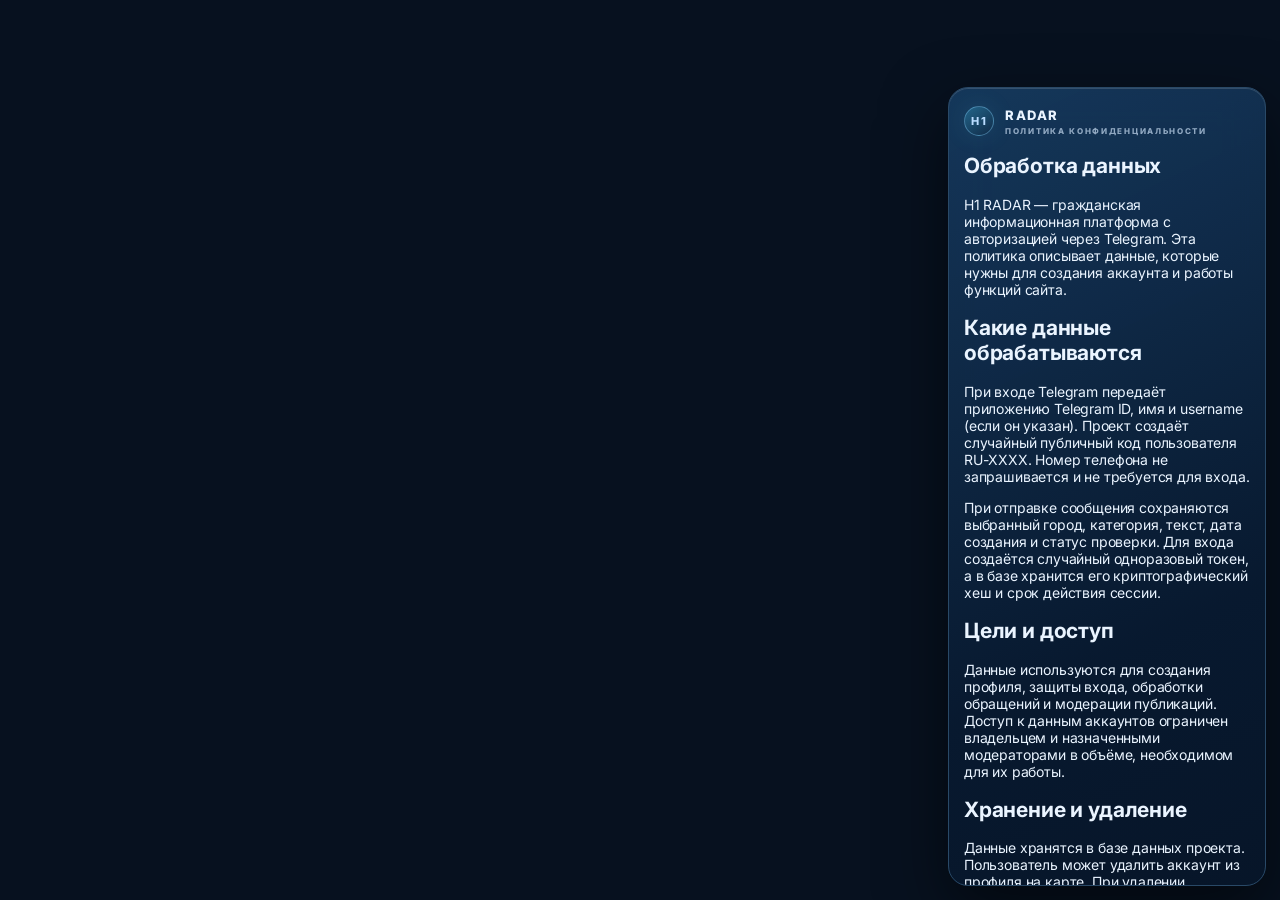
<file: static/privacy.html>
<!doctype html>
<html lang="ru"><head><meta charset="utf-8"><meta name="viewport" content="width=device-width,initial-scale=1"><meta name="theme-color" content="#071426"><title>Политика конфиденциальности — H1 RADAR</title><link rel="stylesheet" href="/static/style.css"><link rel="icon" type="image/svg+xml" href="/static/favicon.svg"><meta name="theme-color" content="#07111f"></head>
<body><main style="display:block;height:auto;max-width:850px;margin:30px auto;padding:20px"><article class="side" style="border:1px solid #294967;border-radius:20px"><a class="brand" href="/"><span class="brandmark">H1</span><span>RADAR<small>ПОЛИТИКА КОНФИДЕНЦИАЛЬНОСТИ</small></span></a>
<h1>Обработка данных</h1><p>H1 RADAR — гражданская информационная платформа с авторизацией через Telegram. Эта политика описывает данные, которые нужны для создания аккаунта и работы функций сайта.</p>
<h2>Какие данные обрабатываются</h2><p>При входе Telegram передаёт приложению Telegram ID, имя и username (если он указан). Проект создаёт случайный публичный код пользователя RU-XXXX. Номер телефона не запрашивается и не требуется для входа.</p><p>При отправке сообщения сохраняются выбранный город, категория, текст, дата создания и статус проверки. Для входа создаётся случайный одноразовый токен, а в базе хранится его криптографический хеш и срок действия сессии.</p>
<h2>Цели и доступ</h2><p>Данные используются для создания профиля, защиты входа, обработки обращений и модерации публикаций. Доступ к данным аккаунтов ограничен владельцем и назначенными модераторами в объёме, необходимом для их работы.</p>
<h2>Хранение и удаление</h2><p>Данные хранятся в базе данных проекта. Пользователь может удалить аккаунт из профиля на карте. При удалении удаляются аккаунт и связанные с ним сессии; опубликованные сообщения сохраняются без привязки к автору, если это требуется для целостности публичной ленты.</p>
<h2>Безопасность</h2><p>Ссылки входа одноразовые и действуют ограниченное время. Сессионные токены хранятся в базе в виде SHA-256 хеша. Передача данных осуществляется по HTTPS. Не отправляйте в сообщения пароли, платёжные реквизиты, документы или чувствительные координаты.</p>
<h2>Важное ограничение</h2><p>H1 RADAR — гражданский информационный проект, а не официальный источник экстренных оповещений. Публикации пользователей проходят модерацию и могут содержать ошибки.</p><p><a href="/">На главную</a> · <a href="/map">Открыть карту</a></p></article></main></body></html>
</file>
<file: static/style.css>
@import url('https://fonts.googleapis.com/css2?family=Inter:wght@400;500;600;700;800&display=swap');
:root{color-scheme:dark;--bg:#071426;--panel:#0d2038;--panel2:#122b49;--line:#244362;--text:#e9f2ff;--muted:#8ca4c1;--blue:#8fc5ff;--cyan:#52d3df;--red:#ff6c83}*{box-sizing:border-box}body{margin:0;background:var(--bg);color:var(--text);font:14px Inter,system-ui,sans-serif}.app{min-height:100dvh;background:radial-gradient(ellipse at 25% -20%,#18375c 0,transparent 50%),var(--bg)}.top{height:68px;display:flex;align-items:center;justify-content:space-between;padding:0 22px;border-bottom:1px solid #24415e;background:#0a1a30ed;position:relative;z-index:4}.brand{display:flex;align-items:center;gap:11px;color:var(--text);text-decoration:none;font-weight:800;letter-spacing:2px}.brand small{display:block;font-size:8px;color:var(--muted);letter-spacing:1.7px;margin-top:3px}.brandmark{display:grid;place-items:center;width:38px;height:38px;border:1px solid #5d91c1;border-radius:12px;color:#b9dcff;background:linear-gradient(145deg,#1c4772,#10233c);font-weight:800}.topright{display:flex;align-items:center;gap:12px}.live{font-size:10px;letter-spacing:1px;color:#9db6d2}.live i,.pulse{display:inline-block;width:7px;height:7px;border-radius:50%;background:#58d6b0;box-shadow:0 0 12px #58d6b0;margin-right:7px}.iconbtn{background:#142c48;border:1px solid #315274;color:#cde3ff;border-radius:12px;width:38px;height:38px;font-size:18px}main{height:calc(100dvh - 68px);min-height:540px;display:grid;grid-template-columns:minmax(0,1fr) 370px}.mapwrap{position:relative;min-height:0;background:#0a1929}#map{position:absolute;inset:0}.maptools{position:absolute;top:16px;left:16px;display:flex;gap:8px}.maptools button,.mapbadge{background:#0b2038e8;border:1px solid #345575;color:#d9eaff;border-radius:12px;padding:10px 13px;font:600 11px Inter;backdrop-filter:blur(12px)}.mapbadge{position:absolute;bottom:17px;left:17px;font-size:9px;letter-spacing:1px;color:#a7bfd9}.mapbadge b{color:#5ed4c6;margin:0 6px}.side{background:linear-gradient(180deg,#102743,#0b1c32);border-left:1px solid #294967;padding:21px 18px;overflow:auto}.sidehead{display:flex;align-items:center;justify-content:space-between}.sidehead small,.metrics small{font-size:9px;letter-spacing:1.3px;color:#829dbb;font-weight:700}.sidehead h1{font-size:23px;margin:5px 0 16px}.tag{font-size:9px;color:#71e1c2;border:1px solid #286a65;border-radius:20px;padding:5px 9px}.search,.field,select{width:100%;border:1px solid #294969;background:#0a1a2e;color:#e4f1ff;border-radius:11px;padding:12px;margin-bottom:10px}.search{display:flex;gap:8px;color:#89a7c6}.search input{border:0;outline:0;background:transparent;color:white;width:100%}.metrics{display:grid;grid-template-columns:1fr 1fr;gap:9px;margin:8px 0 18px}.metrics>div{padding:13px;background:#132d4b;border:1px solid #294967;border-radius:13px}.metrics strong{display:block;font-size:22px;margin-top:7px}.tabs{display:flex;border-bottom:1px solid #29445f;gap:5px;margin-bottom:15px}.tabs button{background:none;border:0;color:#8fa8c3;padding:11px 12px;font:600 12px Inter}.tabs button.active{color:#cfe5ff;border-bottom:2px solid #72b9ff}.sectiontitle{display:flex;justify-content:space-between;align-items:center;font-weight:700;margin:12px 0}.sectiontitle button{border:0;background:none;color:#9fcfff;font-size:18px}.feed{display:grid;gap:9px;max-height:calc(100dvh - 390px);overflow:auto}.item{padding:13px;border:1px solid #2a4867;border-radius:13px;background:#102743}.itemtop{display:flex;justify-content:space-between;gap:10px}.item strong{font-size:12px}.item small{color:#89a4c1;font-size:10px}.item p{color:#b7cbe0;line-height:1.5;margin:9px 0 0;font-size:12px}.dot{display:inline-block;width:7px;height:7px;border-radius:50%;margin-right:7px;background:#6bc6dc}.dot.alert{background:#ff7384}.dot.all_clear{background:#61d7a9}.dot.shelter{background:#b59aff}.primary{border:0;border-radius:12px;padding:13px 16px;background:linear-gradient(180deg,#c3e0ff,#78b5f2);color:#09203a;font:700 12px Inter}.wide{width:100%;margin-top:14px}.empty{padding:22px;text-align:center;color:#829bb8;font-size:12px}.about{padding:14px;color:#a9bfd7;line-height:1.7}.about h2{color:#e5f2ff}.mobilebar{display:none}.modal{position:fixed;inset:0;z-index:10;background:#020914b8;display:grid;place-items:center;padding:18px}.dialog{position:relative;width:min(460px,100%);max-height:85dvh;overflow:auto;padding:25px;background:#102947;border:1px solid #41658a;border-radius:22px;box-shadow:0 25px 90px #0009}.close{position:absolute;right:15px;top:12px;background:none;border:0;color:#9db7d4;font-size:24px}.dialog h2{margin-top:0}.dialog p{color:#a9bfd7;line-height:1.6}.dialog input,.dialog select,.dialog textarea{width:100%;padding:12px;border-radius:10px;background:#091b30;border:1px solid #355779;color:#eaf4ff;margin:7px 0 12px;font:13px Inter}.dialog textarea{min-height:100px;resize:vertical}.toast{position:fixed;bottom:24px;left:50%;transform:translateX(-50%);background:#d4e9ff;color:#0b2340;padding:11px 16px;border-radius:12px;z-index:20;opacity:0;pointer-events:none;transition:.2s}.toast.show{opacity:1}.modrow{padding:12px;border:1px solid #315071;border-radius:12px;margin:8px 0;background:#102641}.modrow button{margin:8px 5px 0 0;padding:8px 10px;border-radius:9px;border:1px solid #436586;background:#173756;color:#dceeff}.maplibregl-ctrl-group{background:#102945!important;border:1px solid #31516f!important}.maplibregl-ctrl button span{filter:invert(1)}@media(max-width:760px){.top{height:58px;padding:0 13px}.live{display:none}main{height:calc(100dvh - 58px - 62px);min-height:0;display:block;position:relative}.mapwrap{height:100%;width:100%}.side{position:absolute;z-index:3;bottom:0;left:0;right:0;max-height:48%;border:1px solid #2b4c6d;border-radius:20px 20px 0 0;padding:13px 15px 18px;box-shadow:0 -15px 35px #0005}.sidehead h1{font-size:18px;margin-bottom:10px}.sidehead small{font-size:8px}.search,select{padding:9px;margin-bottom:6px}.metrics{margin:5px 0 9px}.metrics>div{padding:9px}.metrics strong{font-size:18px}.tabs{margin-bottom:8px}.tabs button{padding:8px}.feed{max-height:155px}.maptools{top:10px;left:10px}.mapbadge{bottom:auto;top:12px;left:50%;transform:translateX(-50%);white-space:nowrap}.mobilebar{height:62px;display:flex;justify-content:space-around;align-items:center;background:#0b1c31;border-top:1px solid #294967;padding-bottom:env(safe-area-inset-bottom)}.mobilebar button{background:none;border:0;color:#91a9c4;display:grid;gap:3px;justify-items:center;font-size:18px}.mobilebar span{font:10px Inter}.mobilebar .selected{color:#bfe0ff}.primary{padding:11px}.side{max-height:53%}.about{padding:6px}}
/* Respect the HTML hidden attribute: .modal uses display:grid and otherwise overrides the browser default. */
.modal[hidden]{display:none!important}


/* H1 RADAR Mini App shell — visual language inspired by primer / primer2 */
:root{
 --glass:linear-gradient(145deg,rgba(112,169,235,.15),rgba(8,24,48,.78) 48%,rgba(74,143,205,.12));
 --glass-line:rgba(191,222,255,.19);
 --glass-shadow:0 18px 48px rgba(0,7,20,.38),inset 0 1px 0 rgba(255,255,255,.12);
}
html,body{min-height:100%;background:#030814}
body{background:radial-gradient(55% 40% at 20% 0%,rgba(26,95,208,.22),transparent 70%),#030814}
.app{background:radial-gradient(60% 45% at 85% 0%,rgba(99,220,255,.10),transparent 70%),transparent}
.top{background:rgba(5,16,34,.84);border-bottom-color:var(--glass-line);backdrop-filter:blur(22px);-webkit-backdrop-filter:blur(22px)}
.brandmark{border-color:rgba(131,195,255,.48);background:linear-gradient(145deg,rgba(40,105,175,.58),rgba(9,27,53,.88));box-shadow:0 0 24px rgba(63,157,251,.16),inset 0 1px 0 rgba(255,255,255,.22)}
.side{background:linear-gradient(160deg,rgba(12,34,63,.96),rgba(4,15,31,.97));border-left-color:var(--glass-line)}
.maptools button,.mapbadge,.metrics>div,.item,.modrow,.dialog,.iconbtn,.search,select,.field{
 border-color:var(--glass-line);box-shadow:var(--glass-shadow)
}
.maptools button,.mapbadge{background:rgba(5,19,39,.76);backdrop-filter:blur(20px);-webkit-backdrop-filter:blur(20px)}
.metrics>div,.item,.modrow{background:linear-gradient(145deg,rgba(31,68,111,.52),rgba(8,26,49,.76))}
.iconbtn{background:rgba(19,47,78,.72)}
.primary{background:linear-gradient(135deg,#d4edff,#6fb5f6 58%,#52d3df);box-shadow:0 8px 24px rgba(63,157,251,.2)}
.dialog{background:linear-gradient(155deg,rgba(20,52,88,.98),rgba(5,19,39,.98));backdrop-filter:blur(26px);-webkit-backdrop-filter:blur(26px)}
.mobilebar{background:rgba(5,17,35,.92);border-top-color:var(--glass-line);backdrop-filter:blur(22px);-webkit-backdrop-filter:blur(22px)}
.toast{box-shadow:0 10px 35px rgba(0,0,0,.35)}
/* Telegram's fullscreen/safe-area insets */
.top{padding-top:var(--tg-content-safe-area-inset-top,0px)}
.mobilebar{padding-bottom:max(env(safe-area-inset-bottom),var(--tg-safe-area-inset-bottom,0px),var(--tg-content-safe-area-inset-bottom,0px))}
@media(max-width:760px){
 .top{height:calc(58px + var(--tg-content-safe-area-inset-top,0px));}
 main{height:calc(100dvh - 120px - var(--tg-content-safe-area-inset-top,0px));}
 .side{background:linear-gradient(160deg,rgba(12,34,63,.94),rgba(4,15,31,.96));backdrop-filter:blur(22px);-webkit-backdrop-filter:blur(22px)}
}


/* H1 RADAR — midnight glass visual pass */
:root{--bg:#050b14;--panel:rgba(10,25,43,.82);--panel2:rgba(15,37,61,.9);--line:rgba(166,205,239,.17);--text:#edf6ff;--muted:#91a8c1;--blue:#a7d4ff;--cyan:#68ded6;--red:#ff7789}
body{background:#050b14;color:var(--text);letter-spacing:-.012em}
.app{background:radial-gradient(ellipse at 48% -35%,#21466b55 0,transparent 54%),#050b14}
.top{position:absolute;top:14px;left:16px;right:16px;height:58px;padding:0 17px;border:1px solid #9bc8ed35;border-radius:19px;background:linear-gradient(120deg,#193a5dcc,#0b1c30df 55%,#193755c9);backdrop-filter:blur(24px) saturate(160%);box-shadow:0 18px 48px #0008,inset 0 1px #ffffff25;z-index:20}
.brandmark{border-radius:11px;background:linear-gradient(145deg,#295477,#10243a);border-color:#91c5ed70;box-shadow:0 0 24px #67c9e51c}
.topright{gap:9px}.live{padding:8px 12px;border:1px solid #83d9cb2b;border-radius:30px;background:#4bcbb110}
.iconbtn{border-radius:50%;background:#ffffff0d;border-color:#ffffff25;backdrop-filter:blur(12px);transition:transform .2s,background .2s,box-shadow .2s}
.iconbtn:hover{transform:translateY(-1px);background:#ffffff1c;box-shadow:0 5px 20px #6cbfff20}
main{height:100dvh;min-height:600px;padding-top:0;grid-template-columns:minmax(0,1fr) 350px;gap:0}
.mapwrap{background:#06101c}
#map{filter:saturate(.82) contrast(1.06)}
.side{align-self:stretch;margin:86px 16px 16px 0;padding:20px 18px;border:1px solid #9bc8ed35;border-radius:25px;background:linear-gradient(155deg,#17385bcf,#0a1b30ed 58%,#0a1728ed);backdrop-filter:blur(26px) saturate(155%);box-shadow:0 24px 65px #0008,inset 0 1px #ffffff20}
.sidehead h1{font-size:22px;letter-spacing:-.8px}.sidehead small,.metrics small{letter-spacing:1.5px;color:#8ea9c6}
.tag{border-color:#4faaa078;background:#45cdb014;color:#83e4d4}
.search,.field,select{border-radius:12px!important;background:#061426c9!important;border-color:#8eb8dc35!important;color:#e8f4ff!important;outline:none;transition:border-color .2s,box-shadow .2s}
.search:focus-within,.field:focus,select:focus{border-color:#79bdf2a8!important;box-shadow:0 0 0 3px #68b9ef16}
.metrics>div,.item,.modrow,.about{border:1px solid #a4c8e51c;border-radius:15px;background:linear-gradient(145deg,#ffffff0b,#ffffff04);box-shadow:inset 0 1px #ffffff09}
.tabs{border-bottom-color:#a4c8e51d}.tabs button{color:#8fa8c1}.tabs button.active{color:#e8f5ff;border-bottom-color:#7fc6ff}
.primary{border:1px solid #d6edff;background:linear-gradient(135deg,#c6e5ff,#82bdf2);color:#071a2b;border-radius:13px;box-shadow:0 9px 26px #73b9f22c}
.primary:hover{box-shadow:0 13px 32px #73b9f244;transform:translateY(-1px)}
.maptools button,.mapbadge{border-radius:12px;border:1px solid #9ac5e53d;background:#0a1c30d9;color:#d8ebfc;backdrop-filter:blur(18px);box-shadow:0 8px 26px #0006}
.mapbadge{letter-spacing:1.2px}
.modal .dialog{border:1px solid #9ac5e544!important;border-radius:22px!important;background:linear-gradient(150deg,#173653f2,#081729f5)!important;box-shadow:0 35px 90px #000b,inset 0 1px #ffffff20!important;backdrop-filter:blur(28px)}
.toast{border:1px solid #9ac5e544;background:#102943ed;backdrop-filter:blur(20px);border-radius:12px;box-shadow:0 12px 40px #0008}
@media(max-width:850px){.top{top:8px;left:8px;right:8px;height:54px;border-radius:16px;padding:0 11px}.side{margin:0;border-radius:22px 22px 0 0;border-left:1px solid #9bc8ed35;border-bottom:0}.live{font-size:8px;padding:6px 8px}main{height:100dvh;min-height:0;grid-template-columns:1fr}.mapwrap{min-height:50dvh}.side{margin:0 8px 8px;max-height:46dvh}}


/* H1 RADAR — map-first layout and floating report action */
.top{position:fixed;top:14px;left:16px;right:16px;height:58px;border:1px solid #9bc8ed45;border-radius:20px;background:linear-gradient(120deg,#193a5de8,#0b1c30ed 55%,#193755df);backdrop-filter:blur(24px) saturate(160%);box-shadow:0 18px 48px #0008,inset 0 1px #ffffff25;z-index:20}
main{height:100dvh;min-height:560px;display:block;padding:0}
.mapwrap{position:absolute;inset:0;background:#071522}
#map{position:absolute;inset:0}
.side{position:fixed;z-index:9;right:16px;top:86px;bottom:16px;width:318px;margin:0;border:1px solid #9bc8ed45;border-radius:26px;background:linear-gradient(155deg,#17385bd9,#0a1b30f2 58%,#0a1728f2);backdrop-filter:blur(26px) saturate(155%);box-shadow:0 24px 65px #0008,inset 0 1px #ffffff20}
.maptools{position:fixed;z-index:8;top:96px;left:18px;display:grid}
.mapbadge{position:fixed;z-index:8;top:91px;left:50%;transform:translateX(-50%);bottom:auto}
.map-report{position:fixed;z-index:8;right:calc(350px + 34px);bottom:24px;border:1px solid #e4f2ff;border-radius:999px;padding:14px 28px;background:linear-gradient(135deg,#d8edff,#83bff4);color:#071a2b;font:800 13px Inter, sans-serif;box-shadow:0 12px 34px #5aaeff55;cursor:pointer}
.map-report:hover{transform:translateY(-2px);box-shadow:0 16px 40px #5aaeff66}
.sidehead h1{font-size:18px}.tabs{overflow-x:auto}.tabs button{white-space:nowrap}
.chat-compose{display:flex;gap:8px;margin-top:10px}.chat-compose input{min-width:0;flex:1;padding:12px;border:1px solid #8eb8dc35;border-radius:12px;background:#061426c9;color:#fff}
.chatmsg{padding:10px 12px;border:1px solid #a4c8e51c;border-radius:13px;background:#ffffff09;margin:7px 0}.chatmsg small{color:#91a8c1}
@media(max-width:760px){
 .top{top:max(7px,env(safe-area-inset-top));left:8px;right:8px;height:54px;padding:0 10px}
 main{height:100dvh;min-height:0}
 .side{left:10px;right:10px;bottom:72px;top:auto;width:auto;max-height:36dvh;border-radius:22px;padding:12px 13px}
 .map-report{right:16px;bottom:calc(80px + env(safe-area-inset-bottom));padding:13px 21px}
 .mapbadge{top:70px;font-size:8px}
 .maptools{top:72px;left:10px}
 .mobilebar{position:fixed;z-index:18;left:8px;right:8px;bottom:7px;height:58px;border:1px solid #ffffff24;border-radius:18px}
 .feed{max-height:115px}
}


/* H1 RADAR — map interface, tuned to the primer2 reference */
:root{--glass-bg:rgba(12,35,61,.84);--glass-edge:rgba(169,211,248,.32);--ice:#b9dcff}
html,body,.app{height:100%;min-height:100%;overflow:hidden}
.app{background:#071522}
.top{position:fixed;z-index:20;top:14px;left:15px;right:15px;height:60px;border:1px solid var(--glass-edge);border-radius:20px;padding:0 18px;background:linear-gradient(110deg,rgba(22,59,91,.94),rgba(8,28,50,.94) 56%,rgba(24,58,88,.9));box-shadow:0 18px 48px #0008,inset 0 1px #ffffff30;backdrop-filter:blur(24px) saturate(155%)}
.brand{letter-spacing:1.5px;font-size:13px}.brandmark{width:30px;height:30px;border-radius:50%;font-size:11px}
.topcenter{position:absolute;left:50%;transform:translateX(-50%);display:flex;align-items:center;gap:12px}
.state-pill,.mode-switch,.profile-chip{display:flex;align-items:center;gap:8px;border:1px solid #a6c8e544;background:#ffffff0c;border-radius:999px;padding:7px 12px;color:#dcecff;font-size:11px;font-weight:700}
.state-pill i{width:8px;height:8px;border-radius:50%;background:#49d5a8;box-shadow:0 0 12px #49d5a8}
.mode-switch{padding:3px;gap:2px}.mode-switch button{padding:7px 13px;border-radius:999px;color:#91abc6;font-size:11px;font-weight:700}.mode-switch button.active{background:linear-gradient(#e9f5ff,#b8dcff);color:#09213a}
.points{font-size:9px;color:#8ca8c5}.points b{font-size:13px;color:#eef7ff;margin-left:4px}
.profile-chip{padding:7px 12px}.iconbtn{border-radius:50%;background:#ffffff0c;border-color:#a6c8e544}
main{height:100dvh;min-height:0;display:block;padding:0}
.mapwrap{position:absolute;inset:0;background:#0a1a29}
#map{position:absolute;inset:0}
.maptools{position:fixed;z-index:8;top:96px;left:18px;display:grid;gap:0;border:1px solid #a6c8e544;border-radius:13px;overflow:hidden;box-shadow:0 10px 25px #0005}
.maptools button{width:42px;height:34px;padding:0;border:0;border-radius:0;background:#173b59e8;font-size:17px}
.maptools button+button{border-top:1px solid #a6c8e533}
.mapbadge{position:fixed;z-index:8;top:91px;left:50%;bottom:auto;transform:translateX(-50%);white-space:nowrap;border-radius:999px;padding:11px 17px;background:#17466bdb;border-color:#7fb5dc55}
.side{position:fixed;z-index:9;top:87px;right:14px;bottom:14px;width:318px;margin:0;padding:18px 15px;border:1px solid #a6c8e555;border-radius:26px;background:linear-gradient(155deg,rgba(22,58,94,.94),rgba(8,26,48,.96) 68%,rgba(7,22,41,.97));box-shadow:0 24px 65px #0008,inset 0 1px #ffffff24;backdrop-filter:blur(25px) saturate(150%)}
.sidehead h1{font-size:17px;margin:6px 0 14px}
.sidehead small{letter-spacing:1.5px}
.status-card{padding:13px 14px;margin:5px 0 10px;border:1px solid #a8c8e52c;border-radius:15px;background:#ffffff09}
.status-card b{display:block;font-size:16px;margin-bottom:4px}.status-card small{font-size:10px;color:#91a9c3}
.metrics{gap:8px;margin:0 0 12px}.metrics>div{background:#ffffff09;border-color:#a6c8e526;padding:10px 12px}.metrics strong{font-size:19px}
.tabs{gap:3px;border:1px solid #a6c8e52a;border-radius:999px;padding:3px;background:#ffffff0a}.tabs button{flex:1;padding:8px 6px;border-radius:999px;font-size:10px}.tabs button.active{border:0;background:linear-gradient(#eaf5ff,#b5d9ff);color:#09213a}
.feed{max-height:calc(100dvh - 380px);gap:8px}
.item{border-radius:14px;background:#ffffff08;border-color:#a6c8e526;padding:12px}
.map-actions{position:fixed;z-index:8;right:calc(318px + 32px);bottom:104px;display:grid;gap:9px}
.siren-action,.quick-action{height:42px;padding:0 16px;border-radius:13px;border:1px solid #ff9ba955;background:linear-gradient(145deg,#e04454,#a8142c);color:white;font-weight:700;font-size:12px;box-shadow:0 9px 25px #c3193d55}
.quick-action{justify-self:end;width:42px;padding:0;border-radius:14px;background:linear-gradient(145deg,#9849ed,#6425c5);border-color:#d0a5ff55;font-size:22px}
.map-report{position:fixed;z-index:9;right:calc(318px + 32px);bottom:20px;border:1px solid #e6f3ff;border-radius:999px;padding:14px 28px;background:linear-gradient(180deg,#e7f4ff,#8fc7ff);color:#071a2b;font:800 13px Inter,sans-serif;box-shadow:0 12px 34px #5aaeff55}
.map-report:hover{transform:translateY(-2px)}
.modal{backdrop-filter:blur(12px);background:rgba(2,9,20,.66)}
.dialog{background:linear-gradient(155deg,#1b3e69,#0a1b36 75%);border:1px solid #8cb7e45c;border-radius:25px;box-shadow:0 35px 90px #000b,inset 0 1px #ffffff24}
.nearby-dialog{width:min(438px,100%);padding:27px 22px 21px}
.nearby-dialog .grabber{width:38px;height:4px;border-radius:9px;background:#ffffff35;margin:-13px auto 19px}
.nearby-dialog h2{font-size:17px;letter-spacing:-.3px;margin:0 35px 7px 0}
.nearby-dialog p{font-size:11px;line-height:1.55;margin:0 0 16px;color:#a9c0dc}
.report-types{display:grid;grid-template-columns:1fr 1fr;gap:8px}
.report-types button{display:flex;align-items:center;gap:9px;text-align:left;padding:13px;border-radius:15px;border:1px solid #9abfe43a;background:#ffffff0d;color:#e5f2ff;font-size:12px;font-weight:700}
.report-types button.selected{background:#7ebeff27;border-color:#b8dcff9c;box-shadow:inset 0 0 0 1px #b8dcff30}
.report-types i{width:8px;height:8px;border-radius:50%;flex:0 0 8px}.yellow{background:#ffc44d}.red{background:#ff667a}.orange{background:#ff914d}.pink{background:#e64bc8}.green{background:#40d5a4}
.geo-note{font-size:10px;color:#829dbb;margin:15px 0 8px}
.text-action{display:block;margin:11px auto 0;color:#77d8ff;font-size:11px;font-weight:700}
.nearby-dialog .wide{margin-top:9px}
.toast{background:#d8edff;color:#09213a}
.maplibregl-ctrl-group{border-radius:12px!important;overflow:hidden}
@media(max-width:760px){
 .top{top:max(7px,env(safe-area-inset-top));left:8px;right:8px;height:52px;padding:0 10px;border-radius:16px}
 .brand{font-size:11px;gap:7px}.brand small{font-size:7px}.brandmark{width:26px;height:26px}
 .topcenter{left:46%;gap:5px}.state-pill{display:none}.mode-switch button{padding:6px 9px;font-size:9px}
 .points{display:none}.profile-chip{font-size:9px;padding:6px 8px}
 .side{left:auto;right:8px;top:70px;bottom:8px;width:min(270px,43vw);max-height:none;border-radius:20px;padding:12px 10px}
 .sidehead h1{font-size:14px}.sidehead small{font-size:7px}
 .metrics{grid-template-columns:1fr 1fr}.metrics>div{padding:7px}.metrics small{font-size:7px}.metrics strong{font-size:15px}
 .tabs button{font-size:8px;padding:7px 3px}.feed{max-height:calc(100dvh - 330px)}
 .maptools{top:72px;left:9px}.maptools button{width:35px;height:31px}
 .mapbadge{top:68px;font-size:8px;padding:8px 11px;max-width:52vw;overflow:hidden;text-overflow:ellipsis}
 .map-actions{right:calc(min(270px,43vw) + 18px);bottom:91px;gap:7px}.siren-action{height:36px;padding:0 11px;font-size:10px}.quick-action{width:36px;height:36px}
 .map-report{right:calc(min(270px,43vw) + 18px);bottom:15px;padding:12px 19px;font-size:11px}
 .nearby-dialog{padding:24px 17px 18px}.report-types button{padding:11px;font-size:11px}
}
@media(max-width:480px){
 .side{width:45vw}.map-report{right:calc(45vw + 14px);padding:11px 13px}.map-actions{right:calc(45vw + 14px)}
 .brand small{display:none}.topcenter{left:44%}
}

.popup-confirm{display:block;margin-top:9px;padding:8px 12px;border:1px solid #8abbe655;border-radius:10px;background:#183d60;color:#e9f5ff;font:600 11px Inter;cursor:pointer}
.popup-confirm:disabled{opacity:.5;cursor:wait}

/* H1 report flow: pick a point on the map; subtle live marker shimmer */
.map-report{right:calc(318px + 32px);bottom:20px;min-width:138px;letter-spacing:.01em}
.report-types button{min-height:46px;transition:background .16s,border-color .16s,transform .16s}.report-types button:active{transform:scale(.985)}
#map canvas{cursor:grab}#map canvas:active{cursor:grabbing}
@media(max-width:760px){.map-report{right:calc(min(270px,43vw) + 18px);bottom:15px}}
@media(max-width:480px){.map-report{right:calc(45vw + 14px)}}

.map-actions{display:none!important}

.map-pick-hint{position:fixed;z-index:10;top:160px;left:50%;transform:translateX(-50%);padding:11px 17px;border:1px solid #b5d9ff70;border-radius:999px;background:linear-gradient(120deg,#153d60ed,#0c2745ed);color:#eaf5ff;font:700 12px Inter,sans-serif;box-shadow:0 12px 35px #0008,0 0 24px #69baff20;backdrop-filter:blur(16px);pointer-events:none;white-space:nowrap}.map-pick-hint[hidden]{display:none}@media(max-width:760px){.map-pick-hint{top:125px;max-width:calc(100vw - 24px);font-size:10px;white-space:normal;text-align:center}}

/* H1: calm live radar polish */
.item{transition:transform .18s ease,border-color .18s ease,background .18s ease}.item:hover{transform:translateY(-1px);border-color:#a6c8e566;background:#ffffff0d}.map-report{box-shadow:0 12px 34px #5aaeff33,0 0 0 1px #ffffff55;transition:transform .2s ease,box-shadow .2s ease}.map-report:hover{transform:translateY(-2px);box-shadow:0 16px 40px #5aaeff55,0 0 0 1px #ffffff77}.report-types button{backdrop-filter:blur(14px)}.report-types button.selected{box-shadow:0 0 0 1px #b8dcff55,inset 0 0 22px #73bfff18}.map-pick-hint{animation:hintIn .24s ease both}@keyframes hintIn{from{opacity:0;transform:translate(-50%,-7px)}to{opacity:1;transform:translate(-50%,0)}}

/* H1 RADAR · interface refresh */
:root{--bg:#07111f;--panel:#0b1c30;--panel2:#102740;--line:#24435f;--text:#eaf4ff;--muted:#91a9c2;--blue:#a7d7ff;--cyan:#63dfd0;--amber:#ffc477}
body{background:#07111f;color:var(--text)}
.app{background:radial-gradient(ellipse at 16% 0%,#174b6c44,transparent 42%),radial-gradient(ellipse at 88% 95%,#193e6040,transparent 38%),#07111f}
.app:before{content:"";position:fixed;inset:0;z-index:0;pointer-events:none;opacity:.18;background-image:linear-gradient(#8fc7ee10 1px,transparent 1px),linear-gradient(90deg,#8fc7ee10 1px,transparent 1px);background-size:36px 36px;mask-image:linear-gradient(to bottom,#000,transparent 85%)}
.top{border-color:#a6d6f12c;background:linear-gradient(110deg,#0e2a43ed,#09182aed 55%,#102b43ed);box-shadow:0 18px 50px #0009,inset 0 1px #ffffff1b}
.brandmark{border-color:#75bce67a;background:linear-gradient(145deg,#23658a,#102b48);box-shadow:0 0 24px #4ccce51e}
.moscow-clock{font:700 10px Inter,monospace;letter-spacing:.12em;color:#83e7d4;padding:8px 11px;border:1px solid #63dfd033;border-radius:99px;background:#63dfd00d;white-space:nowrap}
.side{transition:transform .28s ease,width .28s ease,opacity .2s ease;overflow:hidden}
.side-actions{display:flex;align-items:center;gap:8px}
.side-toggle{width:30px;height:30px;display:grid;place-items:center;border:1px solid #8bc7e63d;border-radius:10px;background:#ffffff0b;color:#d9efff;font-size:18px;cursor:pointer}
.side-toggle:hover{background:#64c8d31c;border-color:#72d7d0}
body.side-collapsed .side{transform:translateX(calc(100% + 28px));opacity:0;pointer-events:none}
body.side-collapsed .map-report{right:28px}
body.side-collapsed .mapbadge{left:50%}
body.side-collapsed .maptools{left:18px}
.map-report{transition:right .28s ease,transform .2s ease,box-shadow .2s ease;background:linear-gradient(135deg,#c7f3e9,#77d5d6 55%,#7ab9ef);border-color:#d4fff3;color:#062237;box-shadow:0 12px 36px #54c9c344}
.map-report:hover{box-shadow:0 16px 42px #54c9c366}
.map-pick-hint{background:linear-gradient(120deg,#0d3850f2,#10284af2);border-color:#67d9d08c;color:#dffffa}
.status-card,.metrics>div,.item,.modrow,.about{background:linear-gradient(145deg,#163653a8,#0a1d32d9);border-color:#9ac9e522}
.tabs{background:#ffffff08}
.tabs button.active{background:linear-gradient(135deg,#c7f2e8,#8bdcd5);color:#062638}
.primary{background:linear-gradient(135deg,#c7f2e8,#7dd9d5 58%,#9acbff);color:#082236;border:1px solid #d9fff6}
.dialog{background:linear-gradient(155deg,#123c58,#0a1a31 78%);border-color:#79cbd05c}
.report-types button{background:#ffffff0b;border-color:#91c8e63d}
.report-types button.selected{background:#63dfd01b;border-color:#77e4d4}
.profile-hero{display:flex;align-items:center;gap:14px;margin:4px 0 18px}
.profile-avatar{width:62px;height:62px;flex:0 0 62px;border-radius:20px;display:grid;place-items:center;background:linear-gradient(145deg,#2c7991,#163c63);border:1px solid #91e4df88;color:#e6fffb;font-size:21px;font-weight:800;box-shadow:0 10px 28px #0004}
.profile-ident small,.profile-code small{font-size:9px;letter-spacing:.13em;color:#8fb6cc}
.profile-ident h2{margin:5px 0 2px;font-size:19px}.profile-ident p{margin:0;font-size:11px}
.profile-code{display:flex;align-items:center;justify-content:space-between;padding:14px 15px;border:1px solid #7bcfd03d;border-radius:16px;background:linear-gradient(110deg,#1a5260a6,#12304c9c);margin-bottom:12px}
.profile-code strong{display:block;margin-top:5px;font:800 20px Inter,monospace;letter-spacing:.08em;color:#bff8e9}
.profile-stats{display:grid;grid-template-columns:repeat(4,1fr);gap:7px;margin:12px 0}
.profile-stats>div{padding:12px 6px;text-align:center;border:1px solid #a6d3ed22;border-radius:13px;background:#ffffff08}
.profile-stats strong{display:block;font-size:19px}.profile-stats small{display:block;margin-top:4px;color:#91a9c2;font-size:9px}
.profile-details{border:1px solid #a6d3ed22;border-radius:14px;padding:5px 13px;background:#ffffff06}
.profile-details div{display:flex;justify-content:space-between;gap:12px;padding:10px 0;border-bottom:1px solid #a6d3ed18;font-size:11px}
.profile-details div:last-child{border:0}.profile-details span{color:#91a9c2}.profile-details b{text-align:right;overflow-wrap:anywhere}
.profile-privacy{display:block;margin:14px 0;color:#92e6dc;font-size:11px;text-decoration:none}
.danger-action{background:linear-gradient(135deg,#7e3446,#54243a)!important;color:#fff!important;border-color:#c36c80!important}
@media(max-width:760px){.moscow-clock{font-size:8px;padding:6px 7px;letter-spacing:0}.topcenter{gap:4px}.side-toggle{width:26px;height:26px}.profile-stats{gap:5px}.profile-stats>div{padding:10px 3px}}
@media(prefers-reduced-motion:no-preference){.state-pill i,.pulse{animation:signalBeat 2.2s ease-in-out infinite}.map-report{animation:reportFloat 4.5s ease-in-out infinite}.item{transition:transform .2s ease,border-color .2s ease}.item:hover{transform:translateY(-2px)}}
@keyframes signalBeat{0%,100%{box-shadow:0 0 0 0 #63dfd033,0 0 10px #63dfd066}50%{box-shadow:0 0 0 7px #63dfd000,0 0 18px #63dfd099}}
@keyframes reportFloat{0%,100%{box-shadow:0 12px 36px #54c9c344}50%{box-shadow:0 16px 44px #54c9c366}}
@media(prefers-reduced-motion:reduce){*,*:before,*:after{scroll-behavior:auto!important;animation:none!important;transition:none!important}}

.city-request-btn{width:100%;margin:7px 0 11px;padding:10px 12px;border:1px dashed #79d9d077;border-radius:12px;background:#63dfd00d;color:#aaf0e3;font:700 11px Inter;cursor:pointer;transition:background .2s,border-color .2s}
.city-request-btn:hover{background:#63dfd01c;border-color:#79d9d0}
.side label{display:block;color:#a9c4d8;font-size:11px;margin:9px 0}.side label input{display:block;width:100%;margin-top:5px;padding:11px;border:1px solid #8eb8dc35;border-radius:10px;background:#061426c9;color:#eaf4ff}
.directory-actions{display:flex;align-items:center;gap:10px}.directory-actions input{min-width:0;flex:1}.directory-actions button{flex:0 0 auto;padding:10px 12px;border:1px solid #72d9d044;border-radius:10px;background:#63dfd00e;color:#a8eee2;font:700 10px Manrope;cursor:pointer}.city-list[hidden]{display:none!important}
.moscow-home{font:700 10px 'DM Mono';color:#86e7d9;white-space:nowrap}
@media(max-width:650px){.directory-actions{align-items:stretch;flex-direction:column}.directory-actions button{align-self:flex-start}.moscow-home{display:none}}

@media(max-width:760px){.moscow-clock{position:fixed;left:12px;bottom:calc(91px + env(safe-area-inset-bottom));z-index:9;background:#09273beF;box-shadow:0 8px 24px #0005}.side{transition:transform .22s ease,opacity .18s ease}}

/* H1 RADAR · обязательная авторизация */
.auth-locked{overflow:hidden!important}.auth-locked .app{visibility:hidden!important;pointer-events:none!important;user-select:none!important}
.auth-gate{position:fixed;inset:0;z-index:10000;display:grid;place-items:center;overflow-y:auto;padding:28px 16px;background:radial-gradient(ellipse at 18% 12%,#0d728344,transparent 38%),radial-gradient(ellipse at 85% 82%,#214c8533,transparent 40%),#06111f}
.auth-gate[hidden]{display:none!important}.auth-card{width:min(100%,540px);padding:clamp(24px,5vw,44px);border:1px solid #8edbd43b;border-radius:28px;background:linear-gradient(145deg,#102b42f5,#091b2ff5);box-shadow:0 35px 100px #0009,inset 0 1px #ffffff16;backdrop-filter:blur(22px);animation:authRise .5s ease both}
.auth-brand{display:flex;align-items:center;gap:12px;font:800 14px Inter,sans-serif;letter-spacing:.14em;color:#e9f7ff}.auth-brand small{display:block;margin-top:4px;font:9px 'DM Mono';letter-spacing:.15em;color:#83a8bf}
.auth-mark{width:43px;height:43px;display:grid;place-items:center;border:1px solid #83e5d4;border-radius:14px;background:linear-gradient(145deg,#236a80,#102c49);color:#cafff2;box-shadow:0 0 28px #68d8c522;font:800 15px 'DM Mono'}
.auth-kicker{display:flex;align-items:center;gap:9px;margin-top:40px;color:#8fe9d8;font:10px 'DM Mono';letter-spacing:.17em}.auth-kicker i{width:7px;height:7px;border-radius:50%;background:#7ae2c9;box-shadow:0 0 12px #7ae2c9}
.auth-card h1{margin:17px 0 15px;color:#f0f8ff;font-size:clamp(31px,6vw,46px);line-height:1.08;letter-spacing:-.055em}.auth-card h1 em{font-style:normal;color:#8de5d7}.auth-lead{margin:0;color:#a4bdce;font-size:13px;line-height:1.8}
.auth-steps{display:grid;gap:0;margin:26px 0 24px}.auth-steps>div{display:flex;gap:15px;padding:14px 0;border-bottom:1px solid #a5d6e31c}.auth-steps>div:last-child{border:0}.auth-steps b{flex:0 0 31px;color:#81e3d4;font:11px 'DM Mono';padding-top:2px}.auth-steps strong{display:block;color:#e3f2fb;font-size:12px}.auth-steps small{display:block;margin-top:5px;color:#88a8bc;font-size:11px;line-height:1.5}
.auth-submit{width:100%;display:flex;align-items:center;justify-content:center;gap:12px;padding:16px 18px;border:0;border-radius:13px;background:linear-gradient(110deg,#b8f5e8,#76d9d1 60%,#93c8f5);color:#062234;font:800 13px Inter,sans-serif;cursor:pointer;box-shadow:0 13px 34px #54cbb52c;transition:transform .2s,box-shadow .2s}.auth-submit:hover{transform:translateY(-2px);box-shadow:0 18px 40px #54cbb54a}.auth-submit svg{width:19px;height:19px;fill:#073148}.auth-submit span{margin-left:auto;font-size:18px}
.auth-state{min-height:18px;margin:13px 0 0;text-align:center;color:#9bc4d4;font:10px 'DM Mono';line-height:1.6}.auth-privacy{margin-top:25px;padding-top:18px;border-top:1px solid #a5d6e31c;text-align:center;color:#7898ad;font-size:10px;line-height:1.8}.auth-privacy a{color:#9de8dd;text-decoration:underline;text-underline-offset:3px}.auth-privacy small{display:block;margin-top:9px;color:#68859a}
@keyframes authRise{from{opacity:0;transform:translateY(12px)}to{opacity:1;transform:translateY(0)}}
@media(max-width:560px){.auth-gate{padding:12px}.auth-card{padding:25px 21px;border-radius:22px}.auth-kicker{margin-top:30px}.auth-card h1{font-size:34px}}
@media(prefers-reduced-motion:reduce){.auth-card{animation:none}.auth-submit{transition:none}}

.auth-submit:disabled{opacity:.62;cursor:wait;transform:none;box-shadow:none}


/* H1 RADAR · polished motion system */
:root{--motion-fast:cubic-bezier(.2,.75,.25,1);--motion-smooth:cubic-bezier(.18,.78,.22,1)}
button,a,.item,.status-card,.metrics>div,.dialog,.auth-card,.profile-chip,.iconbtn,.tabs button,.report-types button,.maptools button,.city-request-btn,.side-toggle,.field,.search,.city-item,.faq details,.feature,.step,.metric,.visual{transition:transform .24s var(--motion-smooth),border-color .24s ease,background-color .24s ease,box-shadow .28s ease,opacity .2s ease,color .2s ease}
button:not(:disabled){cursor:pointer}
button:not(:disabled):active{transform:scale(.975)}
button:focus-visible,a:focus-visible,input:focus-visible,select:focus-visible{outline:2px solid #8de5d7;outline-offset:3px}
.item{animation:feedAppear .38s var(--motion-smooth) both}
.item:nth-child(2){animation-delay:35ms}.item:nth-child(3){animation-delay:70ms}.item:nth-child(4){animation-delay:105ms}
.item-author,.popup-author{display:block;margin-top:9px;color:#8fd8cb;font:600 10px Inter,system-ui,sans-serif;letter-spacing:.025em}
.maplibregl-popup-content{padding:15px 17px!important;border:1px solid #83dcd35c!important;border-radius:16px!important;background:linear-gradient(145deg,#123653f5,#081a2df7)!important;color:#eff8ff!important;box-shadow:0 18px 50px #0009!important;font:12px Inter,system-ui,sans-serif!important;min-width:190px}
.maplibregl-popup-content b{color:#e9fff9;font-size:13px}.maplibregl-popup-content p{color:#c3d8e6;line-height:1.6;margin:9px 0}.maplibregl-popup-content small{color:#8caec1}.maplibregl-popup-close-button{color:#dff7f2!important;font-size:20px!important;padding:5px 9px!important}.maplibregl-popup-tip{border-top-color:#0b2138!important;border-bottom-color:#0b2138!important}
.maplibregl-ctrl-group{overflow:hidden;border:1px solid #83b9d43b!important;border-radius:13px!important;background:#0c2338e8!important;box-shadow:0 8px 28px #0005!important}.maplibregl-ctrl-group button{background:transparent!important;transition:background .2s ease}.maplibregl-ctrl-group button:hover{background:#ffffff16!important}
.dialog{animation:dialogIn .28s var(--motion-smooth) both}
.toast{animation:toastIn .25s var(--motion-smooth) both}
.map-report{animation:reportFloat 4s ease-in-out infinite}
.mapbadge .pulse,.state-pill i{animation:signalPulse 2.2s ease-in-out infinite}
.city-request-btn:hover,.side-toggle:hover,.maptools button:hover{transform:translateY(-2px)}
.tabs button,.report-types button{transition:all .22s var(--motion-smooth)}
.profile-avatar{box-shadow:0 0 32px #63dfd01c}
@keyframes feedAppear{from{opacity:0;transform:translateY(8px)}to{opacity:1;transform:translateY(0)}}
@keyframes dialogIn{from{opacity:0;transform:translateY(10px) scale(.985)}to{opacity:1;transform:translateY(0) scale(1)}}
@keyframes toastIn{from{opacity:0;transform:translateY(8px)}to{opacity:1;transform:translateY(0)}}
@keyframes signalPulse{0%,100%{box-shadow:0 0 0 0 #6fe2c900}50%{box-shadow:0 0 0 7px #6fe2c91a}}
@media(prefers-reduced-motion:reduce){*,*:before,*:after{animation-duration:.01ms!important;animation-iteration-count:1!important;transition-duration:.01ms!important;scroll-behavior:auto!important}}
</file>
